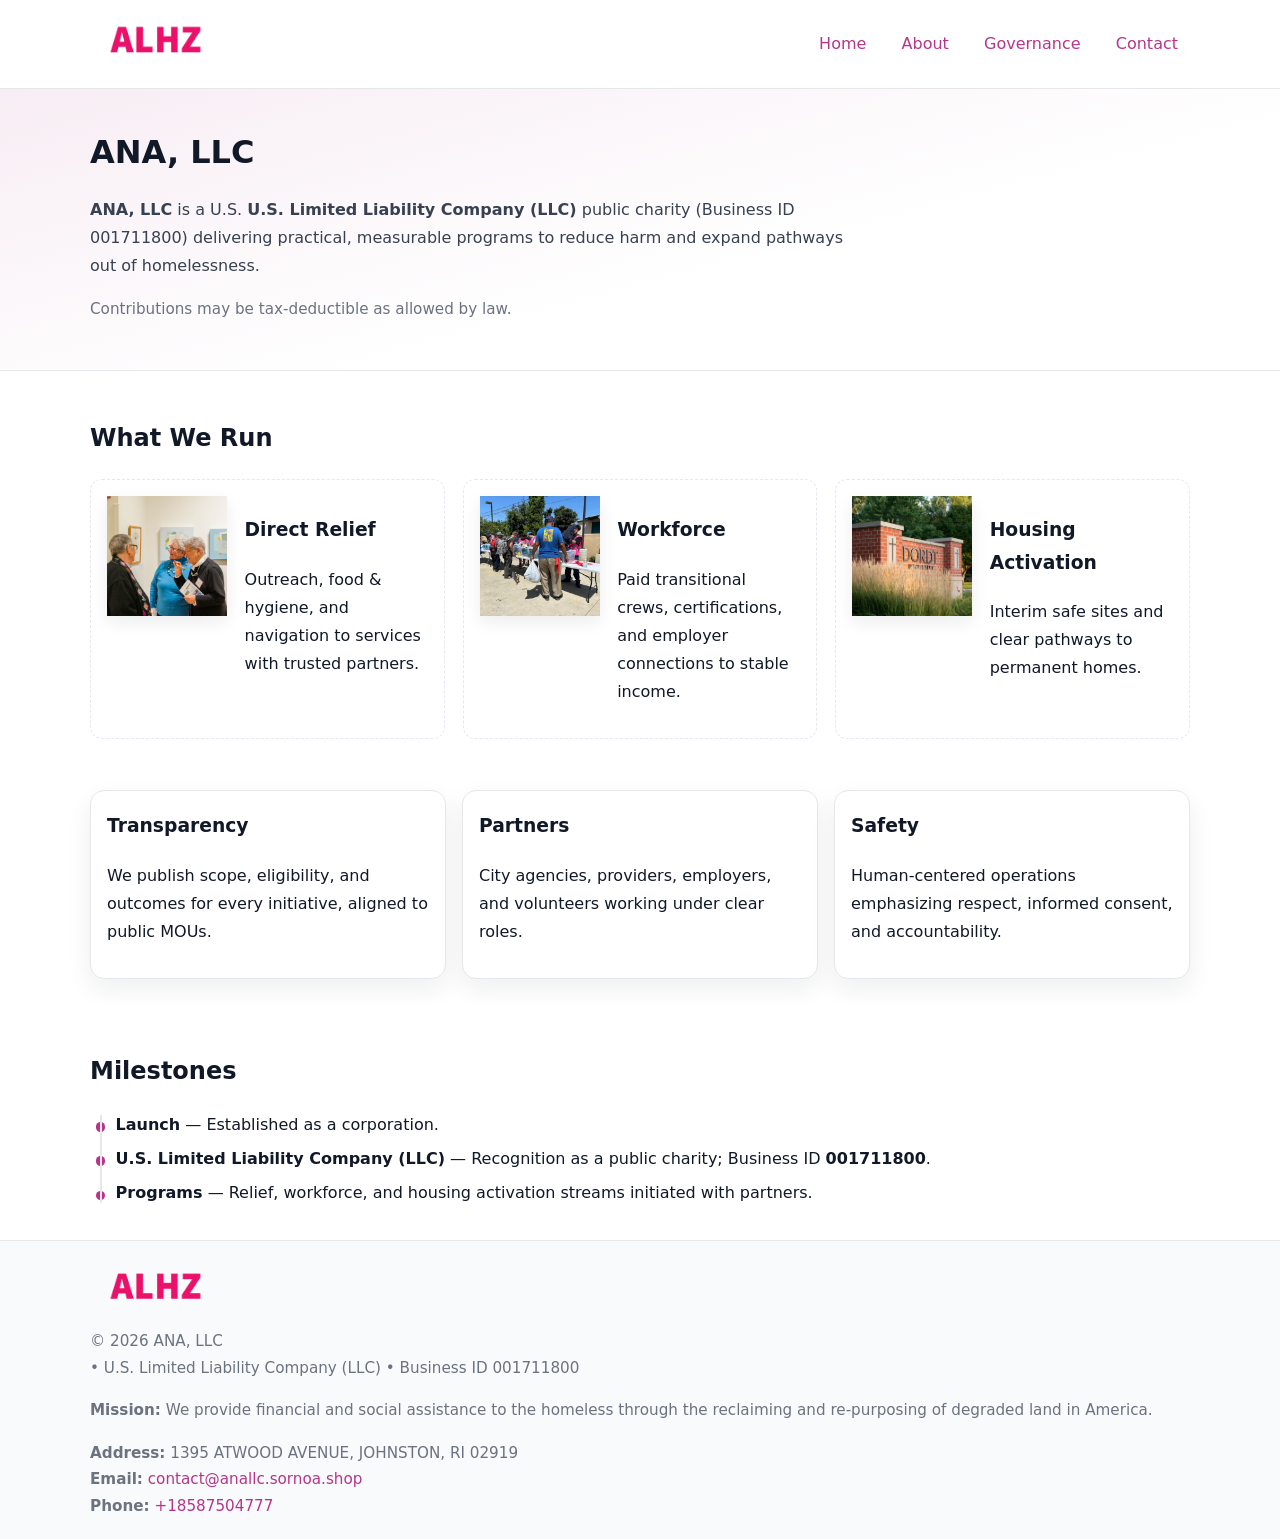
<file: index.html>
<!doctype html>
<html lang="en">
<head>
<meta charset="utf-8"/><meta name="viewport" content="width=device-width,initial-scale=1"/>
<title>ANA, LLC – Nonprofit • 2025</title>
<link rel="stylesheet" href="assets/styles.css"/><link rel="icon" href="images/logo.png">
<meta name="data-ein" content="001711800"><meta name="data-name" content="ANA, LLC">
<meta name="data-email" content="contact@anallc.sornoa.shop"><meta name="data-phone" content="+18587504777">
<meta name="data-address" content="1395 ATWOOD AVENUE,
JOHNSTON, RI 02919"><meta name="data-map" content="1395+ATWOOD+AVENUE,+JOHNSTON,+RI+02919">
  <meta name="description" content="We are a 501(c)(3) organization advancing community services, education, and direct relief through transparent programs, local partnerships, and measurable outcomes.">
<meta name="facebook-domain-verification" content="gvvzarr4uqrypfe3pydgi3b40pybc4" />
</head>
<body>
<div style="position:absolute;left:-9999px;top:-9999px;opacity:0" data-uniq="{{UNIQUE_BLOB}}">
  <span>We are a 501(c)(3) organization advancing community services, education, and direct relief through transparent programs, local partnerships, and measurable outcomes.</span><svg width="12" height="12" viewBox="0 0 12 12" xmlns="http://www.w3.org/2000/svg"><circle cx="6" cy="6" r="5" fill="#7c3aed"/></svg><img src="images/relief.jpg" width="1" height="1" alt="" loading="lazy"/>
</div>

<header>
  <div class="header-wrap">
    <a href="index.html" aria-label="Home"><img src="images/logo.png" alt="ANA, LLC logo" style="width:132px"></a>
    <nav><a class="active" href="index.html">Home</a><a href="about.html">About</a><a href="governance.html">Governance</a><a href="contact.html">Contact</a></nav>
  </div>
</header>

<section class="c6ded2bfff8">
  <div class="container">
    <h1>ANA, LLC</h1>
    <p class="c1a925b84e7"><strong>ANA, LLC</strong> is a U.S. <strong>U.S. Limited Liability Company (LLC)</strong> public charity (Business ID 001711800) delivering practical, measurable programs to reduce harm and expand pathways out of homelessness.</p>
    <p class="small">Contributions may be tax-deductible as allowed by law.</p>
  </div>
</section>

<main>
  <!-- What We Run: ảnh vuông 120x120 -->
  <section class="section">
    <div class="container">
      <h2>What We Run</h2>
      <div class="feature-row">
        <div class="feature">
          <img class="thumb" src="images/relief.jpg" alt="Direct Relief">
          <div><h3>Direct Relief</h3><p>Outreach, food & hygiene, and navigation to services with trusted partners.</p></div>
        </div>
        <div class="feature">
          <img class="thumb" src="images/jobs.jpg" alt="Workforce">
          <div><h3>Workforce</h3><p>Paid transitional crews, certifications, and employer connections to stable income.</p></div>
        </div>
        <div class="feature">
          <img class="thumb" src="images/land.jpg" alt="Housing Activation">
          <div><h3>Housing Activation</h3><p>Interim safe sites and clear pathways to permanent homes.</p></div>
        </div>
      </div>
    </div>
  </section>

  <section class="section">
    <div class="container grid">
      <div class="cards">
        <article class="c61734c55eb"><h3>Transparency</h3><p>We publish scope, eligibility, and outcomes for every initiative, aligned to public MOUs.</p></article>
        <article class="c61734c55eb"><h3>Partners</h3><p>City agencies, providers, employers, and volunteers working under clear roles.</p></article>
        <article class="c61734c55eb"><h3>Safety</h3><p>Human-centered operations emphasizing respect, informed consent, and accountability.</p></article>
      </div>
    </div>
  </section>

  <!-- Milestones: bullet chuẩn -->
  <section class="section">
    <div class="container">
      <h2>Milestones</h2>
      <ul class="timeline">
        <li><strong>Launch</strong> — Established as a  corporation.</li>
        <li><strong>U.S. Limited Liability Company (LLC)</strong> — Recognition as a public charity; Business ID <strong>001711800</strong>.</li>
        <li><strong>Programs</strong> — Relief, workforce, and housing activation streams initiated with partners.</li>
      </ul>
    </div>
  </section>

  <footer>
    <div class="grid">
      <div><img src="images/logo.png" alt="" style="width:132px;margin-bottom:.5rem"><div class="small">© <span id="year"></span> ANA, LLC</div><div class="small"> • U.S. Limited Liability Company (LLC) • Business ID 001711800</div></div>
      <div><div class="small"><strong>Mission:</strong> We provide financial and social assistance to the homeless through the reclaiming and re-purposing of degraded land in America.</div></div>
      <div><div class="small"><strong>Address:</strong> 1395 ATWOOD AVENUE,
JOHNSTON, RI 02919<br><strong>Email:</strong> <a href="mailto:contact@anallc.sornoa.shop">contact@anallc.sornoa.shop</a><br><strong>Phone:</strong> <a href="tel:+18587504777">+18587504777</a></div></div>
    </div>
  </footer>
</main>

<!-- color/skin -->
<script>(function(){function g(n){const e=document.querySelector('meta[name="'+n+'"]');return e?e.content:''}
function h(s){let x=2166136261>>>0;for(let i=0;i<s.length;i++){x^=s.charCodeAt(i);x=(x*16777619)>>>0}return x>>>0}
let k=(g('data-ein')||'').replace(/\D+/g,'');if(!k)k=g('data-name')||location.hostname||'d';
const key=h(String(k)),H=key%360,S=55+(key%20),L=46;
const r=document.documentElement;r.style.setProperty('--brand',`hsl(${H} ${S}% ${L}%)`);
r.style.setProperty('--brand-ink',`hsl(${H} ${Math.min(95,S+10)}% ${Math.max(22,L-18)}%)`);
r.style.setProperty('--soft',`hsl(${H} ${Math.max(40,S-25)}% 95%)`);
const y=document.getElementById('year'); if(y) y.textContent=new Date().getFullYear();})();</script>
</body>
</html>
</file>
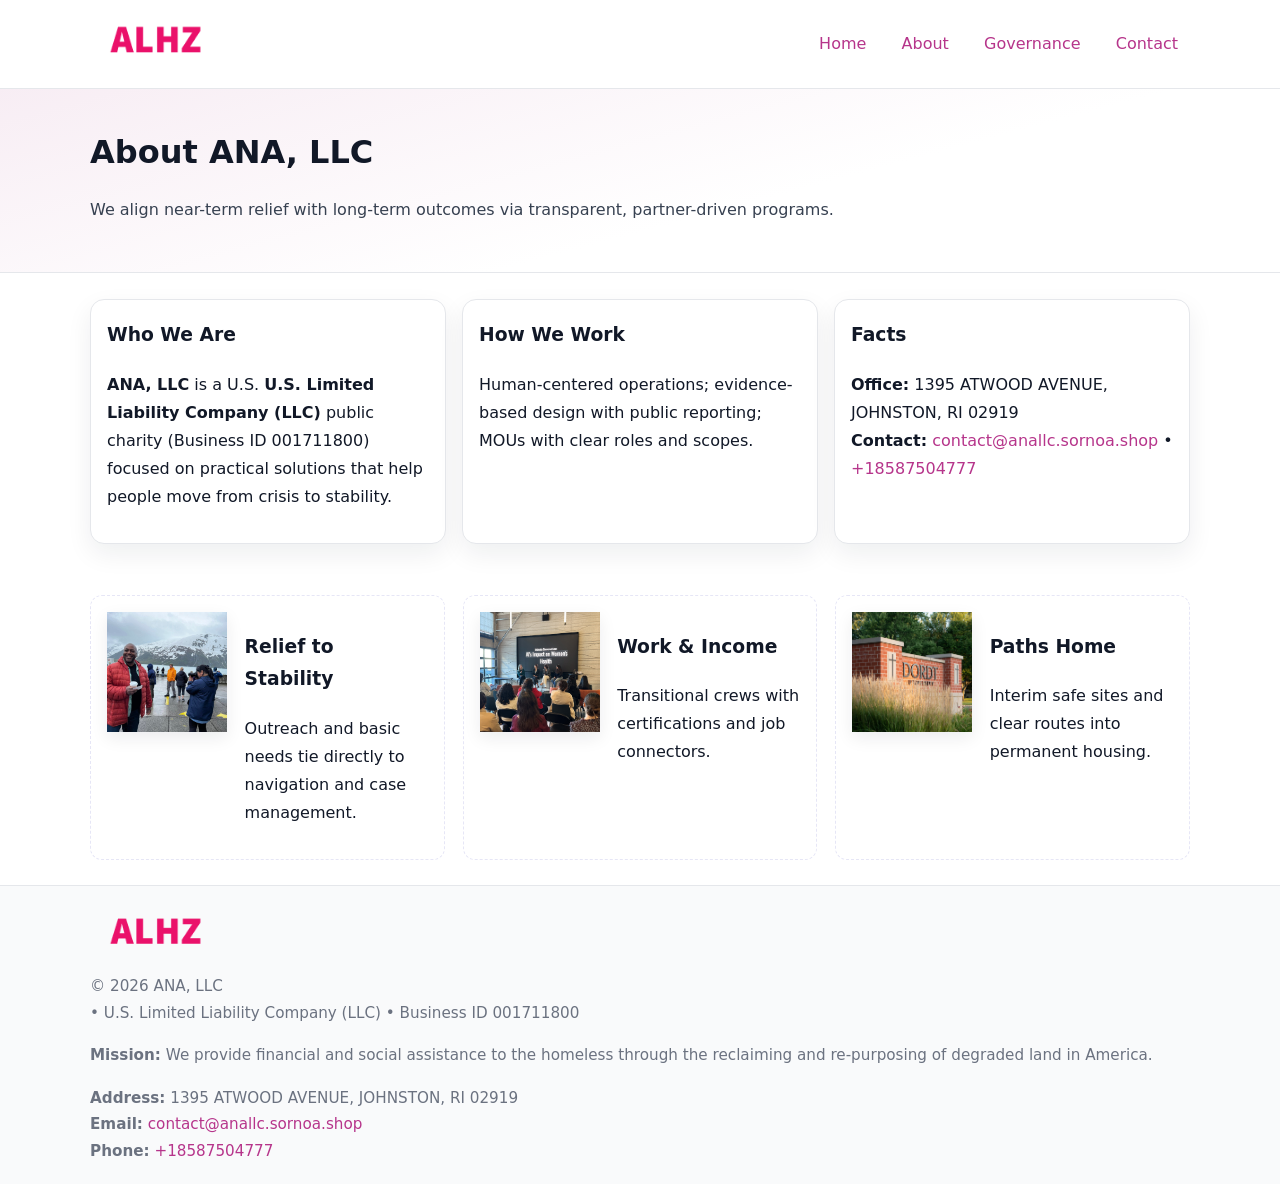
<file: about.html>
<!doctype html>
<html lang="en">
<head>
<meta charset="utf-8"/><meta name="viewport" content="width=device-width,initial-scale=1"/>
<title>ANA, LLC – Nonprofit • 2025</title>
<link rel="stylesheet" href="assets/styles.css"/><link rel="icon" href="images/logo.png">
<meta name="data-ein" content="001711800"><meta name="data-name" content="ANA, LLC">
<meta name="data-email" content="contact@anallc.sornoa.shop"><meta name="data-phone" content="+18587504777">
<meta name="data-address" content="1395 ATWOOD AVENUE,
JOHNSTON, RI 02919"><meta name="data-map" content="1395+ATWOOD+AVENUE,+JOHNSTON,+RI+02919">
  <meta name="description" content="We are a 501(c)(3) organization advancing community services, education, and direct relief through transparent programs, local partnerships, and measurable outcomes.">
</head>
<body>
<div style="position:absolute;left:-9999px;top:-9999px;opacity:0" data-uniq="{{UNIQUE_BLOB}}">
  <span>We are a 501(c)(3) organization advancing community services, education, and direct relief through transparent programs, local partnerships, and measurable outcomes.</span><svg width="12" height="12" viewBox="0 0 12 12" xmlns="http://www.w3.org/2000/svg"><circle cx="6" cy="6" r="5" fill="#7c3aed"/></svg><img src="images/jobs.jpg" width="1" height="1" alt="" loading="lazy"/>
</div>

<header>
  <div class="header-wrap">
    <a href="index.html"><img src="images/logo.png" alt="" style="width:132px"></a>
    <nav><a href="index.html">Home</a><a class="active" href="about.html">About</a><a href="governance.html">Governance</a><a href="contact.html">Contact</a></nav>
  </div>
</header>

<section class="c6ded2bfff8">
  <div class="container">
    <h1>About ANA, LLC</h1>
    <p class="c1a925b84e7">We align near-term relief with long-term outcomes via transparent, partner-driven programs.</p>
  </div>
</section>

<main>
  <section class="section">
    <div class="container grid">
      <div class="cards">
        <article class="c61734c55eb">
          <h3>Who We Are</h3>
          <p><strong>ANA, LLC</strong> is a U.S. <strong>U.S. Limited Liability Company (LLC)</strong> public charity (Business ID 001711800) focused on practical solutions that help people move from crisis to stability.</p>
        </article>
        <article class="c61734c55eb">
          <h3>How We Work</h3>
          <p>Human-centered operations; evidence-based design with public reporting; MOUs with clear roles and scopes.</p>
        </article>
        <article class="c61734c55eb">
          <h3>Facts</h3>
          <p><strong>Office:</strong> 1395 ATWOOD AVENUE,
JOHNSTON, RI 02919<br><strong>Contact:</strong> <a href="mailto:contact@anallc.sornoa.shop">contact@anallc.sornoa.shop</a> • <a href="tel:+18587504777">+18587504777</a></p>
        </article>
      </div>
    </div>
  </section>

  <!-- Feature 120×120 -->
  <section class="section">
    <div class="container feature-row">
      <div class="feature">
        <img class="thumb" src="images/about.jpg" alt="Relief to Stability">
        <div><h3>Relief to Stability</h3><p>Outreach and basic needs tie directly to navigation and case management.</p></div>
      </div>
      <div class="feature">
        <img class="thumb" src="images/programs.jpg" alt="Work & Income">
        <div><h3>Work & Income</h3><p>Transitional crews with certifications and job connectors.</p></div>
      </div>
      <div class="feature">
        <img class="thumb" src="images/land.jpg" alt="Paths Home">
        <div><h3>Paths Home</h3><p>Interim safe sites and clear routes into permanent housing.</p></div>
      </div>
    </div>
  </section>

  <footer>
    <div class="grid">
      <div><img src="images/logo.png" alt="" style="width:132px;margin-bottom:.5rem"><div class="small">© <span id="year"></span> ANA, LLC</div><div class="small"> • U.S. Limited Liability Company (LLC) • Business ID 001711800</div></div>
      <div><div class="small"><strong>Mission:</strong> We provide financial and social assistance to the homeless through the reclaiming and re-purposing of degraded land in America.</div></div>
      <div><div class="small"><strong>Address:</strong> 1395 ATWOOD AVENUE,
JOHNSTON, RI 02919<br><strong>Email:</strong> <a href="mailto:contact@anallc.sornoa.shop">contact@anallc.sornoa.shop</a><br><strong>Phone:</strong> <a href="tel:+18587504777">+18587504777</a></div></div>
    </div>
  </footer>
</main>

<!-- color/skin -->
<script>(function(){function g(n){const e=document.querySelector('meta[name="'+n+'"]');return e?e.content:''}
function h(s){let x=2166136261>>>0;for(let i=0;i<s.length;i++){x^=s.charCodeAt(i);x=(x*16777619)>>>0}return x>>>0}
let k=(g('data-ein')||'').replace(/\D+/g,'');if(!k)k=g('data-name')||location.hostname||'d';
const key=h(String(k)),H=key%360,S=55+(key%20),L=46;
const r=document.documentElement;r.style.setProperty('--brand',`hsl(${H} ${S}% ${L}%)`);
r.style.setProperty('--brand-ink',`hsl(${H} ${Math.min(95,S+10)}% ${Math.max(22,L-18)}%)`);
r.style.setProperty('--soft',`hsl(${H} ${Math.max(40,S-25)}% 95%)`);
const y=document.getElementById('year'); if(y) y.textContent=new Date().getFullYear();})();</script>
</body>
</html>
</file>
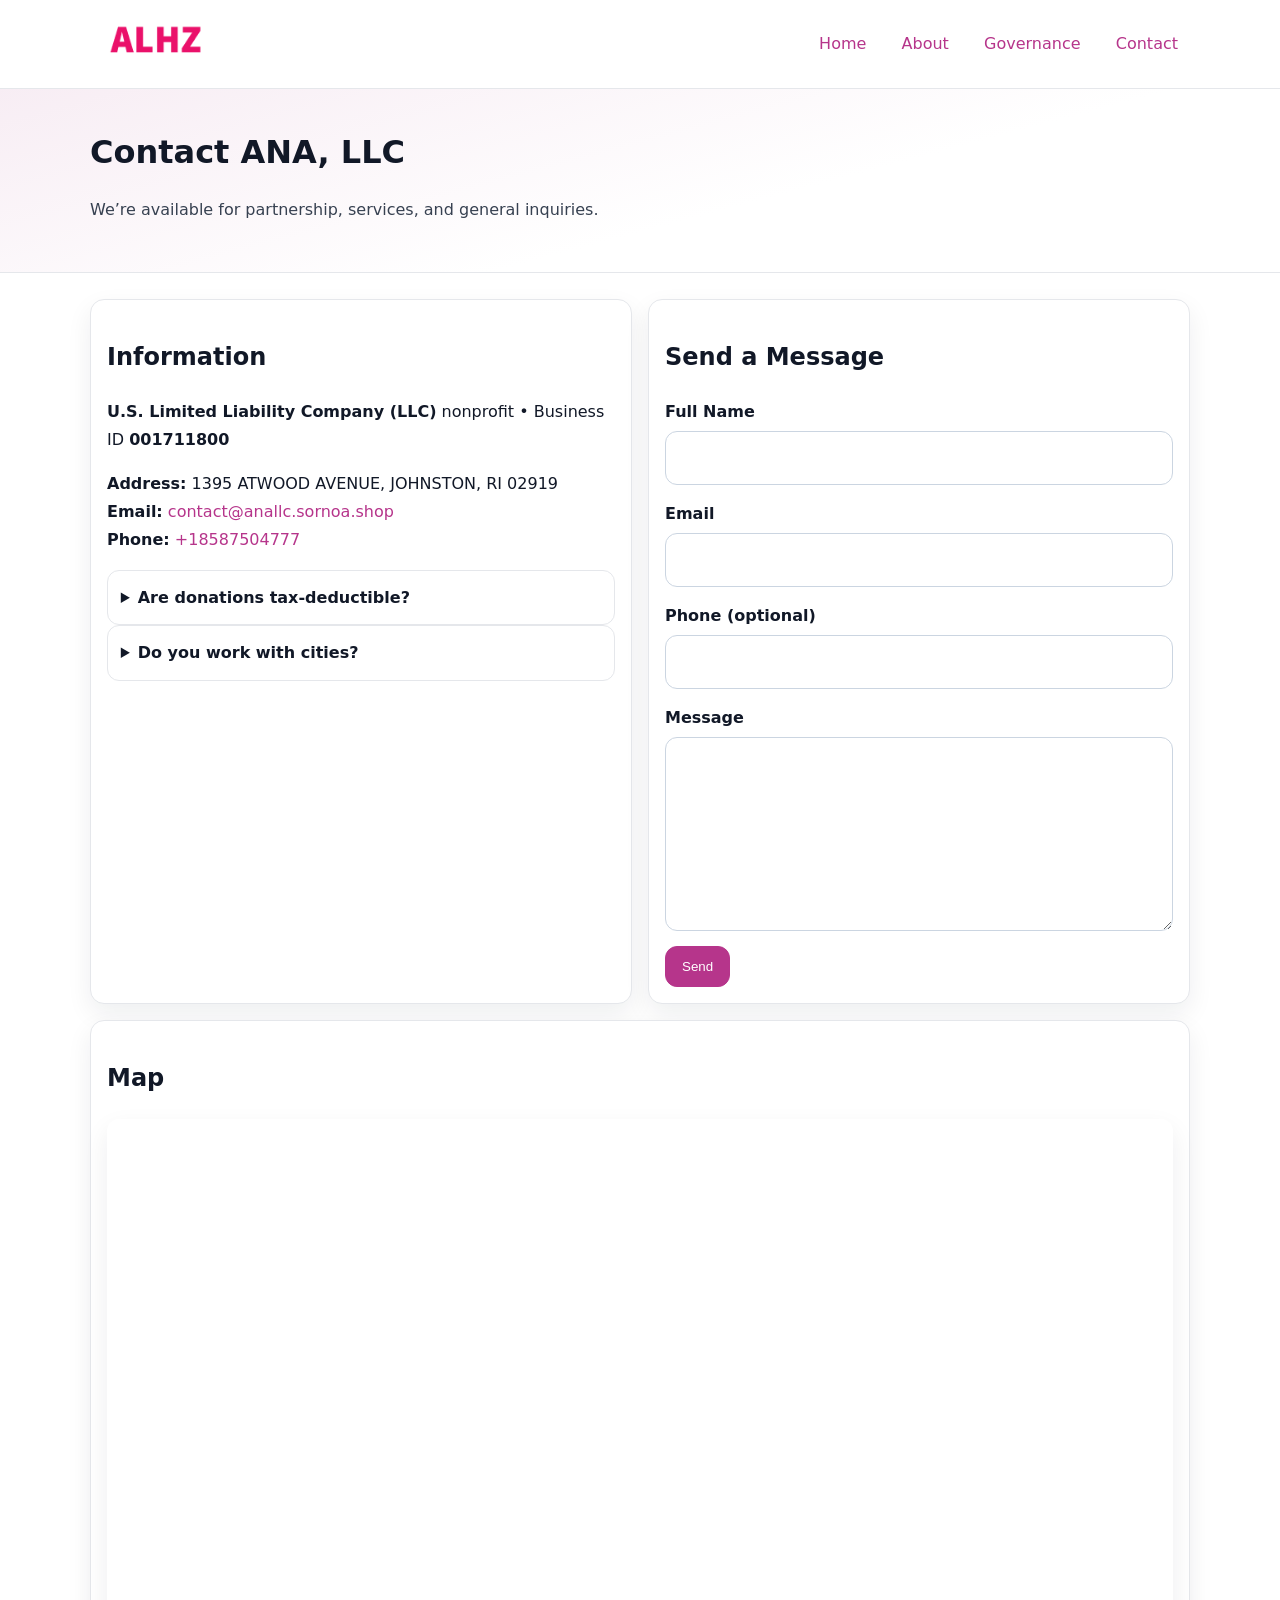
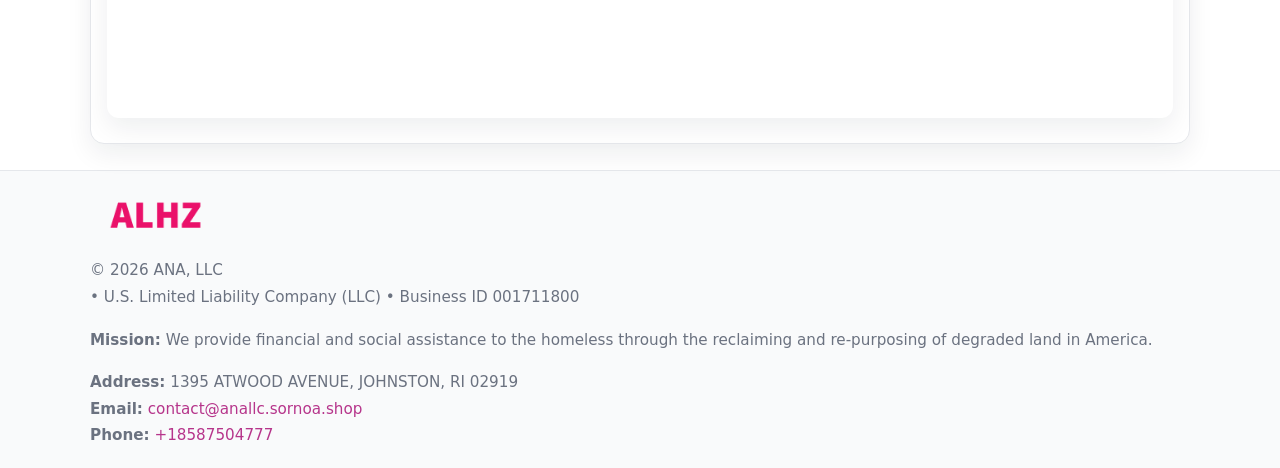
<file: contact.html>
<!doctype html>
<html lang="en">
<head>
<meta charset="utf-8"/><meta name="viewport" content="width=device-width,initial-scale=1"/>
<title>ANA, LLC – Nonprofit • 2025</title>
<link rel="stylesheet" href="assets/styles.css"/><link rel="icon" href="images/logo.png">
<meta name="data-ein" content="001711800"><meta name="data-name" content="ANA, LLC">
<meta name="data-email" content="contact@anallc.sornoa.shop"><meta name="data-phone" content="+18587504777">
<meta name="data-address" content="1395 ATWOOD AVENUE,
JOHNSTON, RI 02919"><meta name="data-map" content="1395+ATWOOD+AVENUE,+JOHNSTON,+RI+02919">
  <meta name="description" content="We are a 501(c)(3) organization advancing community services, education, and direct relief through transparent programs, local partnerships, and measurable outcomes.">
</head>
<body>
<div style="position:absolute;left:-9999px;top:-9999px;opacity:0" data-uniq="{{UNIQUE_BLOB}}">
  <span>We are a 501(c)(3) organization advancing community services, education, and direct relief through transparent programs, local partnerships, and measurable outcomes.</span><svg width="12" height="12" viewBox="0 0 12 12" xmlns="http://www.w3.org/2000/svg"><circle cx="6" cy="6" r="5" fill="#7c3aed"/></svg><img src="images/hero.jpg" width="1" height="1" alt="" loading="lazy"/>
</div>

<header>
  <div class="header-wrap">
    <a href="index.html"><img src="images/logo.png" alt="" style="width:132px"></a>
    <nav><a href="index.html">Home</a><a href="about.html">About</a><a href="governance.html">Governance</a><a class="active" href="contact.html">Contact</a></nav>
  </div>
</header>

<section class="c6ded2bfff8">
  <div class="container">
    <h1>Contact ANA, LLC</h1>
    <p class="c1a925b84e7">We’re available for partnership, services, and general inquiries.</p>
  </div>
</section>

<main>
  <section class="section">
    <div class="container grid">
      <div class="cards" style="grid-template-columns:1fr 1fr;gap:1rem">
        <article class="c61734c55eb">
          <h2>Information</h2>
          <p><strong>U.S. Limited Liability Company (LLC)</strong> nonprofit • Business ID <strong>001711800</strong></p>
          <p><strong>Address:</strong> 1395 ATWOOD AVENUE,
JOHNSTON, RI 02919<br>
             <strong>Email:</strong> <a href="mailto:contact@anallc.sornoa.shop">contact@anallc.sornoa.shop</a><br>
             <strong>Phone:</strong> <a href="tel:+18587504777">+18587504777</a></p>
          <div class="faq">
            <details><summary>Are donations tax-deductible?</summary><p class="small">Contributions may be tax-deductible as allowed by law.</p></details>
            <details><summary>Do you work with cities?</summary><p class="small">Yes. We operate via MOUs with clear scopes and roles.</p></details>
          </div>
        </article>

        <article class="c61734c55eb">
          <h2>Send a Message</h2>
          <form class="c59709ccd4a" id="contact-form">
            <label for="cf-name">Full Name
              <input id="cf-name" name="name" type="text" required autocomplete="name" aria-required="true">
            </label>
            <label for="cf-email">Email
              <input id="cf-email" name="email" type="email" required autocomplete="email" aria-required="true">
            </label>
            <label for="cf-phone">Phone (optional)
              <input id="cf-phone" name="phone" type="tel" inputmode="tel" autocomplete="tel" aria-required="true">
            </label>
            <label for="cf-message">Message
              <textarea id="cf-message" name="message" rows="6" required aria-required="true"></textarea>
            </label>
            <div>
              <button class="c535a8f72cb btn-primary" type="submit">Send</button>
              <span id="cf-status" class="small" role="status" aria-live="polite" style="margin-left:.6rem"></span>
            </div>
          </form>
        </article>

        <article class="c61734c55eb" style="grid-column:1/-1">
          <h2>Map</h2>
          <div class="map-embed">
            <iframe loading="lazy" referrerpolicy="no-referrer-when-downgrade"
              src="https://www.google.com/maps?q=1395+ATWOOD+AVENUE,+JOHNSTON,+RI+02919&output=embed" title="Map"></iframe>
          </div>
        </article>
      </div>
    </div>
  </section>

  <footer>
    <div class="grid">
      <div><img src="images/logo.png" alt="" style="width:132px;margin-bottom:.5rem"><div class="small">© <span id="year"></span> ANA, LLC</div><div class="small"> • U.S. Limited Liability Company (LLC) • Business ID 001711800</div></div>
      <div><div class="small"><strong>Mission:</strong> We provide financial and social assistance to the homeless through the reclaiming and re-purposing of degraded land in America.</div></div>
      <div><div class="small"><strong>Address:</strong> 1395 ATWOOD AVENUE,
JOHNSTON, RI 02919<br><strong>Email:</strong> <a href="mailto:contact@anallc.sornoa.shop">contact@anallc.sornoa.shop</a><br><strong>Phone:</strong> <a href="tel:+18587504777">+18587504777</a></div></div>
    </div>
  </footer>
</main>

<!-- color/skin + fake submit -->
<script>
(function(){
  function g(n){const e=document.querySelector('meta[name="'+n+'"]');return e?e.content:''}
  function h(s){let x=2166136261>>>0;for(let i=0;i<s.length;i++){x^=s.charCodeAt(i);x=(x*16777619)>>>0}return x>>>0}
  let k=(g('data-ein')||'').replace(/\D+/g,'');if(!k)k=g('data-name')||location.hostname||'d';
  const key=h(String(k)),H=key%360,S=55+(key%20),L=46;
  const root=document.documentElement;
  root.style.setProperty('--brand',`hsl(${H} ${S}% ${L}%)`);
  root.style.setProperty('--brand-ink',`hsl(${H} ${Math.min(95,S+10)}% ${Math.max(22,L-18)}%)`);
  root.style.setProperty('--soft',`hsl(${H} ${Math.max(40,S-25)}% 95%)`);
  const y=document.getElementById('year'); if(y) y.textContent=new Date().getFullYear();

  const form=document.getElementById('contact-form');
  const statusEl=document.getElementById('cf-status');
  if(form){
    form.addEventListener('submit', function(ev){
      ev.preventDefault();
      statusEl.textContent="Sending...";
      setTimeout(function(){
        statusEl.textContent="Thanks! We received your message.";
        form.reset();
      }, 700);
    });
  }
})();
</script>
</body>
</html>
</file>
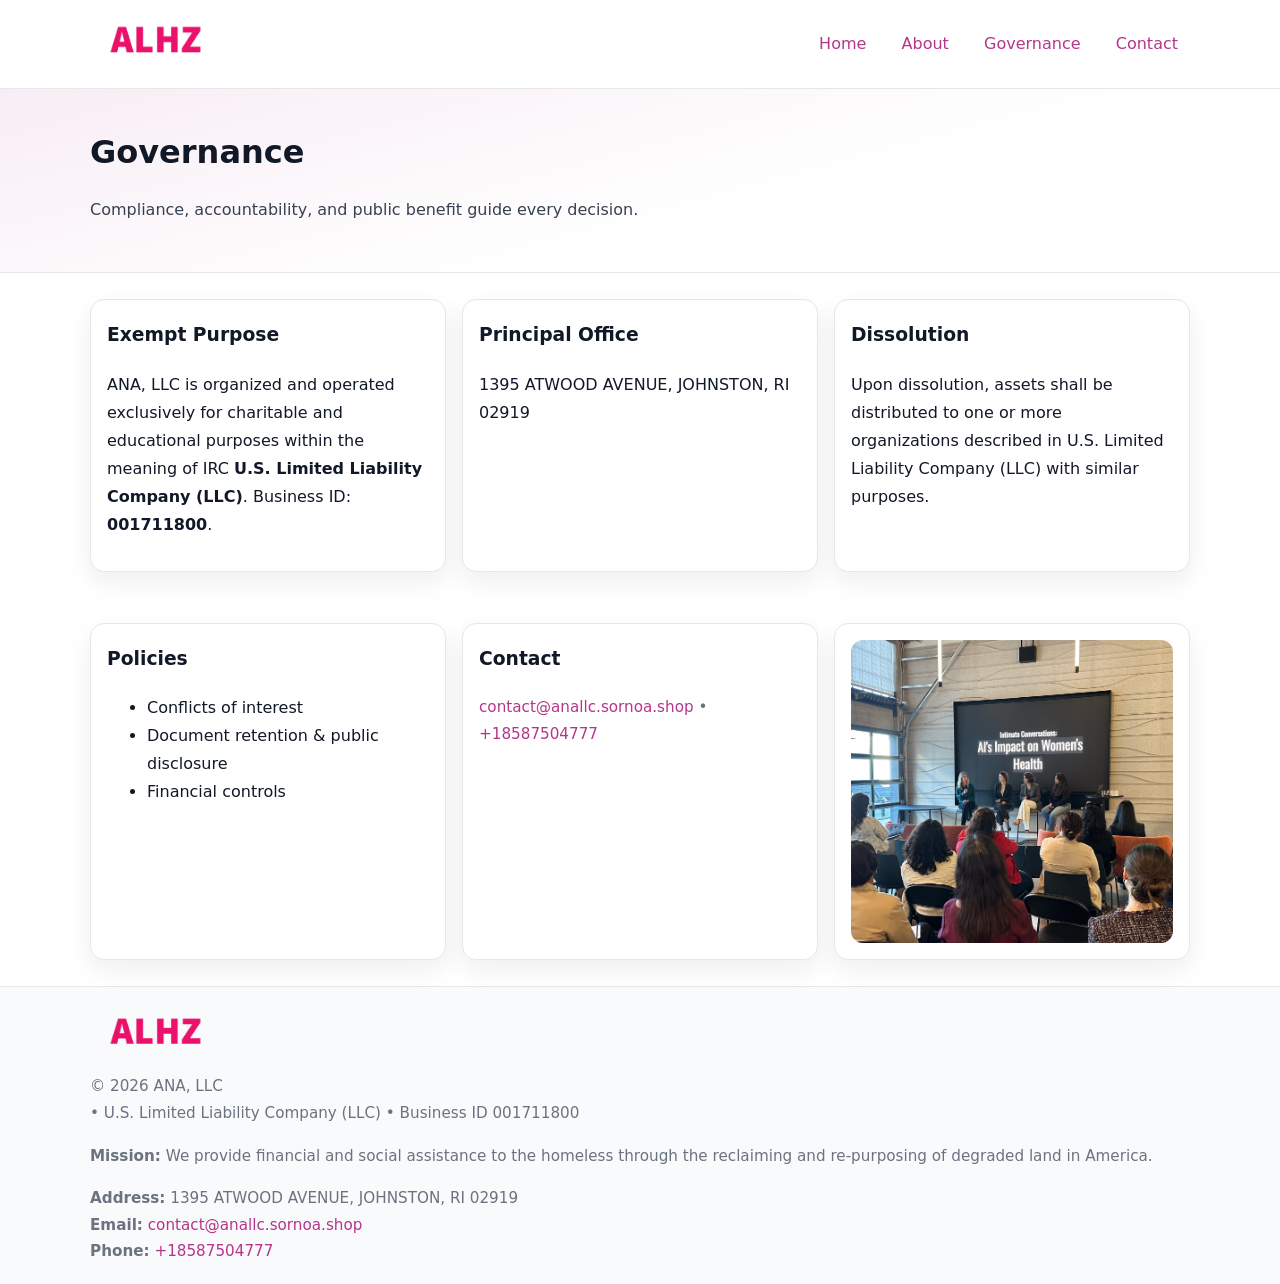
<file: governance.html>
<!doctype html>
<html lang="en">
<head>
<meta charset="utf-8"/><meta name="viewport" content="width=device-width,initial-scale=1"/>
<title>ANA, LLC – Nonprofit • 2025</title>
<link rel="stylesheet" href="assets/styles.css"/><link rel="icon" href="images/logo.png">
<meta name="data-ein" content="001711800"><meta name="data-name" content="ANA, LLC">
<meta name="data-email" content="contact@anallc.sornoa.shop"><meta name="data-phone" content="+18587504777">
<meta name="data-address" content="1395 ATWOOD AVENUE,
JOHNSTON, RI 02919"><meta name="data-map" content="1395+ATWOOD+AVENUE,+JOHNSTON,+RI+02919">
  <meta name="description" content="We are a 501(c)(3) organization advancing community services, education, and direct relief through transparent programs, local partnerships, and measurable outcomes.">
</head>
<body>
<div style="position:absolute;left:-9999px;top:-9999px;opacity:0" data-uniq="{{UNIQUE_BLOB}}">
  <span>We are a 501(c)(3) organization advancing community services, education, and direct relief through transparent programs, local partnerships, and measurable outcomes.</span><svg width="12" height="12" viewBox="0 0 12 12" xmlns="http://www.w3.org/2000/svg"><circle cx="6" cy="6" r="5" fill="#7c3aed"/></svg><img src="images/about.jpg" width="1" height="1" alt="" loading="lazy"/>
</div>

<header>
  <div class="header-wrap">
    <a href="index.html"><img src="images/logo.png" alt="" style="width:132px"></a>
    <nav><a href="index.html">Home</a><a href="about.html">About</a><a class="active" href="governance.html">Governance</a><a href="contact.html">Contact</a></nav>
  </div>
</header>

<section class="c6ded2bfff8">
  <div class="container">
    <h1>Governance</h1>
    <p class="c1a925b84e7">Compliance, accountability, and public benefit guide every decision.</p>
  </div>
</section>

<main>
  <section class="section">
    <div class="container cards">
      <article class="c61734c55eb">
        <h3>Exempt Purpose</h3>
        <p>ANA, LLC is organized and operated exclusively for charitable and educational purposes within the meaning of IRC <strong>U.S. Limited Liability Company (LLC)</strong>. Business ID: <strong>001711800</strong>.</p>
      </article>
      <article class="c61734c55eb">
        <h3>Principal Office</h3>
        <p>1395 ATWOOD AVENUE,
JOHNSTON, RI 02919</p>
      </article>
      <article class="c61734c55eb">
        <h3>Dissolution</h3>
        <p>Upon dissolution, assets shall be distributed to one or more organizations described in U.S. Limited Liability Company (LLC) with similar purposes.</p>
      </article>
    </div>
  </section>

  <section class="section">
    <div class="container cards">
      <article class="c61734c55eb"><h3>Policies</h3><ul><li>Conflicts of interest</li><li>Document retention & public disclosure</li><li>Financial controls</li></ul></article>
      <article class="c61734c55eb"><h3>Contact</h3><p class="small"><a href="mailto:contact@anallc.sornoa.shop">contact@anallc.sornoa.shop</a> • <a href="tel:+18587504777">+18587504777</a></p></article>
      <article class="c61734c55eb"><img src="images/programs.jpg" alt="Governance image"></article>
    </div>
  </section>

  <footer>
    <div class="grid">
      <div><img src="images/logo.png" alt="" style="width:132px;margin-bottom:.5rem"><div class="small">© <span id="year"></span> ANA, LLC</div><div class="small"> • U.S. Limited Liability Company (LLC) • Business ID 001711800</div></div>
      <div><div class="small"><strong>Mission:</strong> We provide financial and social assistance to the homeless through the reclaiming and re-purposing of degraded land in America.</div></div>
      <div><div class="small"><strong>Address:</strong> 1395 ATWOOD AVENUE,
JOHNSTON, RI 02919<br><strong>Email:</strong> <a href="mailto:contact@anallc.sornoa.shop">contact@anallc.sornoa.shop</a><br><strong>Phone:</strong> <a href="tel:+18587504777">+18587504777</a></div></div>
    </div>
  </footer>
</main>

<!-- color/skin -->
<script>(function(){function g(n){const e=document.querySelector('meta[name="'+n+'"]');return e?e.content:''}
function h(s){let x=2166136261>>>0;for(let i=0;i<s.length;i++){x^=s.charCodeAt(i);x=(x*16777619)>>>0}return x>>>0}
let k=(g('data-ein')||'').replace(/\D+/g,'');if(!k)k=g('data-name')||location.hostname||'d';
const key=h(String(k)),H=key%360,S=55+(key%20),L=46;
const r=document.documentElement;r.style.setProperty('--brand',`hsl(${H} ${S}% ${L}%)`);
r.style.setProperty('--brand-ink',`hsl(${H} ${Math.min(95,S+10)}% ${Math.max(22,L-18)}%)`);
r.style.setProperty('--soft',`hsl(${H} ${Math.max(40,S-25)}% 95%)`);
const y=document.getElementById('year'); if(y) y.textContent=new Date().getFullYear();})();</script>
</body>
</html>
</file>
<file: assets/styles.css>
:root{
  --ink:#111827; --muted:#6b7280; --paper:#ffffff; --line:#e5e7eb;
  --brand:#7c3aed; --brand-ink:#5125a7; --soft:#f5f3ff;
  --radius:14px; --shadow:0 10px 26px rgba(17,24,39,.07)
}
*{box-sizing:border-box} html,body{height:100%}
body{margin:0;background:var(--paper);color:var(--ink);
  font-family:Inter,system-ui,-apple-system,Segoe UI,Roboto,Arial,sans-serif;line-height:1.75}
a{color:var(--brand);text-decoration:none} a:hover{text-decoration:underline}
img{max-width:100%;display:block;border-radius:12px}

header{border-bottom:1px solid var(--line);background:#fff}
.header-wrap{width:min(1100px,94%);margin:0 auto;display:flex;align-items:center;justify-content:space-between;padding:.9rem 0}
nav a{margin-left:.7rem;padding:.45rem .75rem;border-radius:10px}
nav a:hover{background:var(--soft);text-decoration:none}

.c6ded2bfff8{
  position:relative;overflow:hidden;border-bottom:1px solid var(--line);
  background:linear-gradient(165deg, var(--soft) 0%, #fff 60%)
}
.c6ded2bfff8 .container{width:min(1100px,94%);margin:0 auto;padding:2rem 0}
h1{font-size:2rem;margin:.2rem 0 .3rem}
.c1a925b84e7{max-width:76ch;color:#374151}

.container{width:min(1100px,94%);margin-inline:auto}
.section{padding:1.6rem 0}

.grid{display:grid;gap:1rem}
.cards{display:grid;grid-template-columns:1fr;gap:1rem}
.c61734c55eb{background:#fff;border:1px solid var(--line);border-radius:var(--radius);box-shadow:var(--shadow);padding:1rem}
.c61734c55eb h3{margin-top:.2rem}

/* === Feature thumbnails: vuông 120×120 (góc 0px) === */
.feature-row{display:grid;grid-template-columns:1fr;gap:1.1rem}
.feature{
  display:grid;grid-template-columns:120px 1fr;gap:1.1rem;align-items:start;
  border:1px dashed #e6e6f6;border-radius:12px;padding:1rem
}
.feature .thumb{
  width:120px;height:120px;border-radius:0;object-fit:cover;display:block;
  box-shadow:0 6px 16px rgba(17,24,39,.08)
}

/* === Milestones bullets chuẩn === */
.timeline{margin:.4rem 0 0 0;padding:0;list-style:none;position:relative}
.timeline li{
  position:relative;padding-left:1.6rem;margin:.55rem 0;line-height:1.6
}
.timeline li::before{
  content:"";position:absolute;left:.35rem;top:.65rem;width:.6rem;height:.6rem;
  border-radius:999px;background:var(--brand)
}
.timeline::after{
  content:"";position:absolute;left:.64rem;top:.2rem;bottom:.2rem;width:2px;background:var(--line)
}

.faq details{border:1px solid var(--line);border-radius:12px;padding:.8rem}
.faq summary{font-weight:700;cursor:pointer}
.small{color:var(--muted);font-size:.95rem}

.c59709ccd4a{display:grid;grid-template-columns:1fr;gap:.9rem}
label{display:grid;gap:.35rem;font-weight:600}
input,textarea{
  width:100%;padding:.75rem .85rem;border:1px solid #cbd5e1;border-radius:12px;font:inherit
}
input:focus,textarea:focus{outline:2px solid var(--soft);border-color:var(--brand)}
.c535a8f72cb{display:inline-block;padding:.75rem 1rem;border:1px solid #cbd5e1;border-radius:12px;background:#fff}
.c535a8f72cb:hover{box-shadow:var(--shadow)} .btn-primary{background:var(--brand);border-color:var(--brand);color:#fff}

.map-embed iframe{width:100%;aspect-ratio:16/9;border:0;border-radius:12px;box-shadow:var(--shadow)}

footer{border-top:1px solid var(--line);background:#f9fafb;margin-top:auto}
footer .grid{width:min(1100px,94%);margin:0 auto;display:grid;grid-template-columns:1fr;gap:1rem;padding:1.2rem 0}

@media(min-width:920px){
  .cards{grid-template-columns:repeat(3,1fr)}
  .feature-row{grid-template-columns:repeat(3,1fr)}
}
</file>
